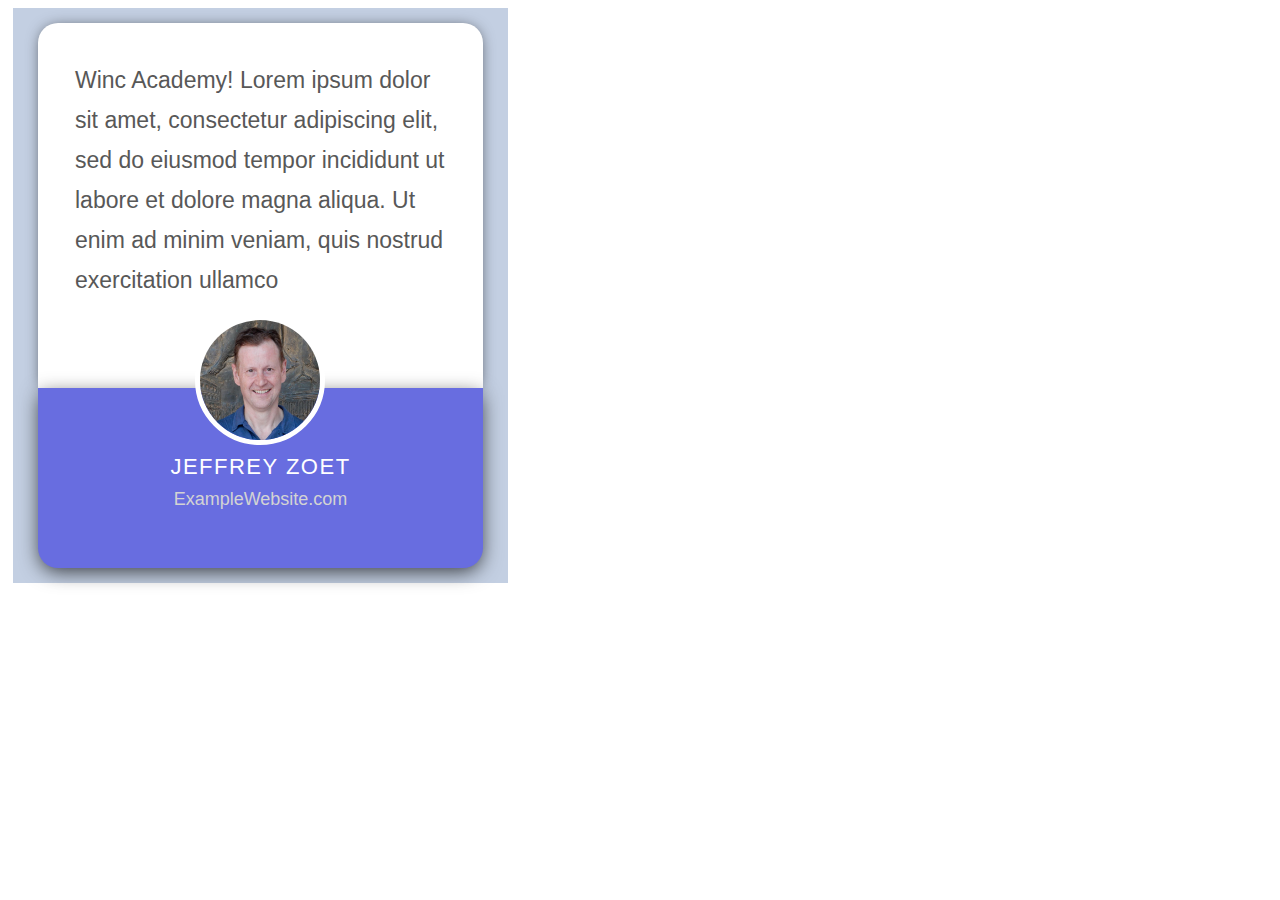
<file: Opdracht Advanced CSS 21.2a/index.html>
<!DOCTYPE html>
<html>

<head>
    <link rel="stylesheet" type="text/css" href="styles.css">
    <title>Eindopdracht ADVANCED CSS 21.2a</title>
</head>

<body>
    <div class="background">
        <div class="card">
            <div class="card__top">
                <p class="card__text">Winc Academy! Lorem ipsum dolor sit amet, consectetur adipiscing elit, sed do
                    eiusmod tempor incididunt ut labore et dolore magna aliqua. Ut enim ad minim veniam, quis nostrud
                    exercitation ullamco</p>
                <img class="card__img" src="imgjz.jpeg" alt="imgjz" />
            </div>
            <div class="card__bottom">
                <p class="card__name">JEFFREY ZOET</p>
                <p class="card__website">ExampleWebsite.com</p>
            </div>
        </div>
    </div>
</body>

</html>
</file>
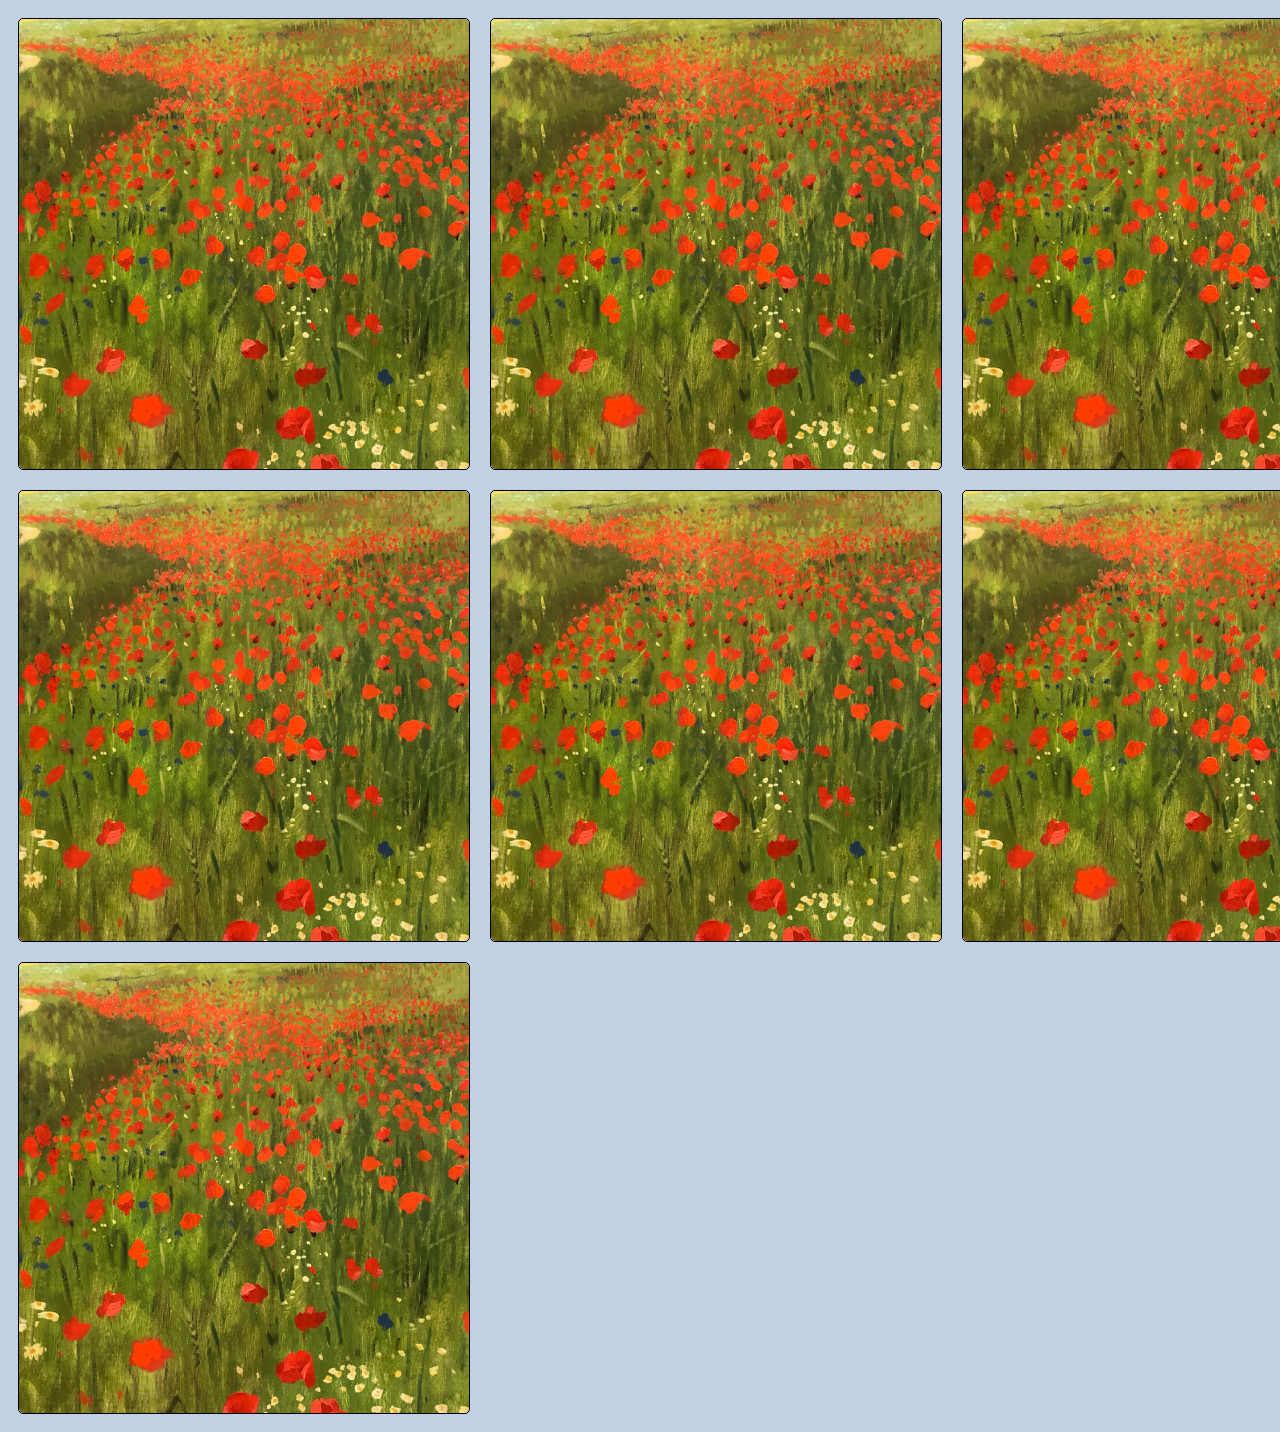
<file: Opdracht Advanced CSS 21.2b/index.html>
<!DOCTYPE html>
<html>

<head>
    <link rel="stylesheet" type="text/css" href="styles.css">
    <title>Eindopdracht ADVANCED CSS 21.2b</title>
</head>

<body>
    <div class="grid">
        <img class="grid__img" src="flower.jpeg" alt="flowerjz" />
        <div class="grid__change">
            <div class="grid__text">Read More</div>
        </div>
    </div>
    <div class="grid">
        <img class="grid__img" src="flower.jpeg" alt="flowerjz" />
        <div class="grid__change">
            <div class="grid__text">Read More</div>
        </div>
    </div>
    <div class="grid">
        <img class="grid__img" src="flower.jpeg" alt="flowerjz" />
        <div class="grid__change">
            <div class="grid__text">Read More</div>
        </div>
    </div>
    <div class="grid">
        <img class="grid__img" src="flower.jpeg" alt="flowerjz" />
        <div class="grid__change">
            <div class="grid__text">Read More</div>
        </div>
    </div>
    <div class="grid">
        <img class="grid__img" src="flower.jpeg" alt="flowerjz" />
        <div class="grid__change">
            <div class="grid__text">Read More</div>
        </div>
    </div>
    <div class="grid">
        <img class="grid__img" src="flower.jpeg" alt="flowerjz" />
        <div class="grid__change">
            <div class="grid__text">Read More</div>
        </div>
    </div>
    <div class="grid">
        <img class="grid__img" src="flower.jpeg" alt="flowerjz" />
        <div class="grid__change">
            <div class="grid__text">Read More</div>
        </div>
    </div>
</body>

</html>
</file>
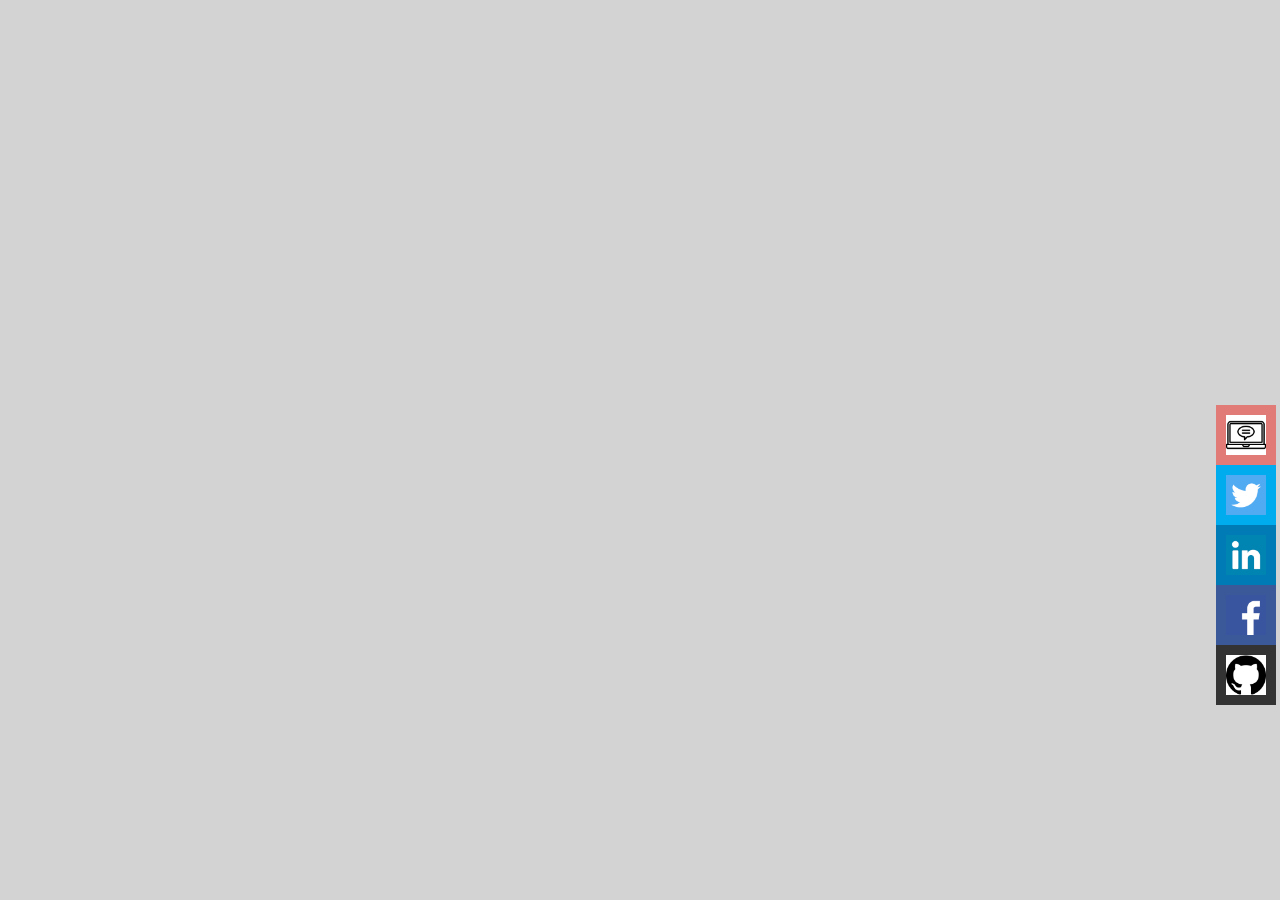
<file: Opdracht Advanced CSS 21.2c/index.html>
<!DOCTYPE html>
<html>

<head>
    <link rel="stylesheet" type="text/css" href="styles.css">
    <title>Eindopdracht ADVANCED CSS 21.2c</title>
</head>

<body>
    <div class="media">
        <div class="media__blog">
            <li><img src="img/blog.jpg" alt="blog" class="media__img"></li>
            <p class="media__text">Check out my blog</p>
        </div>
        <div class="media__twitter">
            <li><img src="img/twitter.jpg" alt="twitter" class="media__img"></li>
            <p class="media__text">Follow me on Twitter</p>
        </div>
        <div class="media__linkedln">
            <li><img src="img/linkedln.jpg" alt="linkedln" class="media__img"></li>
            <p class="media__text">Connect to Linkedln</p>
        </div>
        <div class="media__facebook">
            <li><img src="img/facebook.jpg" alt="facebook" class="media__img"></li>
            <p class="media__text">Like my Facebook page</p>
        </div>
        <div class="media__github">
            <li><img src="img/github.jpg" alt="github" class="media__img"></li>
            <p class="media__text">See projects on Gitehub</p>
        </div>
    </div>
</body>

</html>
</file>
<file: Opdracht Advanced CSS 21.2a/styles.css>
.background {
  width: 475px;
  height: 565px;
  background-color: #c3cfe2;
  padding: 5px 10px;
  margin: 5px 5px;
}

.card {
  display: -ms-grid;
  display: grid;
  -ms-grid-columns: 445px;
      grid-template-columns: 445px;
  -ms-grid-rows: 365px 180px;
      grid-template-rows: 365px 180px;
  text-align: center;
  width: 95%;
  height: 85%;
  padding: 5px 10px;
  margin: 5px 5px;
  font-size: 23px;
  font-family: sans-serif;
}

.card .card__bottom, .card .card__top, .card .card__name {
  padding: 22px;
}

.card .card__top {
  background-color: #fff;
  border-radius: 20px 20px 0px 0px;
  -webkit-box-shadow: 0px 1px 15px -4px rgba(0, 0, 0, 0.75);
          box-shadow: 0px 1px 15px -4px rgba(0, 0, 0, 0.75);
}

.card .card__bottom {
  background-color: #686de0;
  border-radius: 0px 0px 20px 20px;
  -webkit-box-shadow: 0px 5px 20px -2px rgba(0, 0, 0, 0.75);
          box-shadow: 0px 5px 20px -2px rgba(0, 0, 0, 0.75);
}

.card .card__text {
  text-align: left;
  line-height: 40px;
  margin: 15px;
  color: #585858;
}

.card .card__img {
  width: 120px;
  height: 120px;
  border: 5px solid #fff;
  border-radius: 200px;
  position: absolute;
  top: 315px;
  left: 195px;
}

.card .card__name {
  color: white;
  letter-spacing: 1.5px;
  font-size: 22px;
}

.card .card__website {
  font-size: 18px;
  color: lightgray;
  margin: -35px;
}
/*# sourceMappingURL=styles.css.map */
</file>
<file: Opdracht Advanced CSS 21.2b/styles.css>
body {
  background-color: #c3cfe2;
}

.grid {
  display: -ms-grid;
  display: grid;
  -ms-grid-columns: 1fr;
      grid-template-columns: 1fr;
  -ms-grid-rows: 1fr;
      grid-template-rows: 1fr;
  grid-column-gap: 20px;
  grid-row-gap: 20px;
  margin: 10px 10px;
  border: 1px solid black;
  width: 450px;
  border-radius: 5px;
}

.grid__text {
  font-size: 16px;
  color: black;
  position: absolute;
  left: 160px;
  top: 200px;
  background-color: white;
  padding: 10px;
}

.grid__img {
  height: 450px;
  width: 450px;
  border-radius: 5px;
}

.grid__change {
  background-color: #36486b;
  opacity: 0;
  position: absolute;
  width: 450px;
  -webkit-transition: 1000ms ease-in;
  transition: 1000ms ease-in;
  height: 450px;
}

.grid:hover .grid__change {
  opacity: 1;
}

@media (min-width: 768px) {
  body {
    display: -ms-grid;
    display: grid;
    -ms-grid-columns: 1fr 1fr;
        grid-template-columns: 1fr 1fr;
    -ms-grid-rows: 1fr 1fr;
        grid-template-rows: 1fr 1fr;
    max-width: 768px;
  }
}

@media (min-width: 1024px) {
  body {
    display: -ms-grid;
    display: grid;
    -ms-grid-columns: 1fr 1fr 1fr;
        grid-template-columns: 1fr 1fr 1fr;
    -ms-grid-rows: 1fr 1fr 1fr;
        grid-template-rows: 1fr 1fr 1fr;
    max-width: 1050px;
  }
}
/*# sourceMappingURL=styles.css.map */
</file>
<file: Opdracht Advanced CSS 21.2c/styles.css>
body {
  background-color: lightgray;
  max-height: 100%;
  overflow-y: hidden;
  max-width: 100%;
  overflow-x: hidden;
}

.media {
  width: 60px;
  height: 300px;
  position: absolute;
  left: 95%;
  top: 45%;
  list-style-type: none;
}

.media__img, .media__text {
  padding: 10px;
}

.media__img {
  width: 40px;
  height: 40px;
}

.media__blog, .media__twitter, .media__linkedln, .media__facebook, .media__github {
  width: 60px;
  height: 60px;
}

.media__blog {
  background-color: #e17b77;
}

.media__twitter {
  background-color: #00aced;
}

.media__linkedln {
  background-color: #007bb6;
}

.media__facebook {
  background-color: #3b5998;
}

.media__github {
  background-color: #333;
}

.media__text {
  visibility: hidden;
  position: absolute;
  top: -5px;
  left: 60px;
  color: white;
  font-size: 15px;
  text-decoration: underline;
}

.media__blog:hover, .media__twitter:hover, .media__linkedln:hover, .media__facebook:hover, .media__github:hover {
  width: 230px;
  -webkit-transform: translateX(-170px);
          transform: translateX(-170px);
  -webkit-transition-duration: 50ms;
          transition-duration: 50ms;
  -webkit-transition-delay: 50ms;
          transition-delay: 50ms;
}

.media__blog:hover .media__text, .media__twitter:hover .media__text, .media__linkedln:hover .media__text, .media__facebook:hover .media__text, .media__github:hover .media__text {
  visibility: visible;
}
/*# sourceMappingURL=styles.css.map */
</file>
